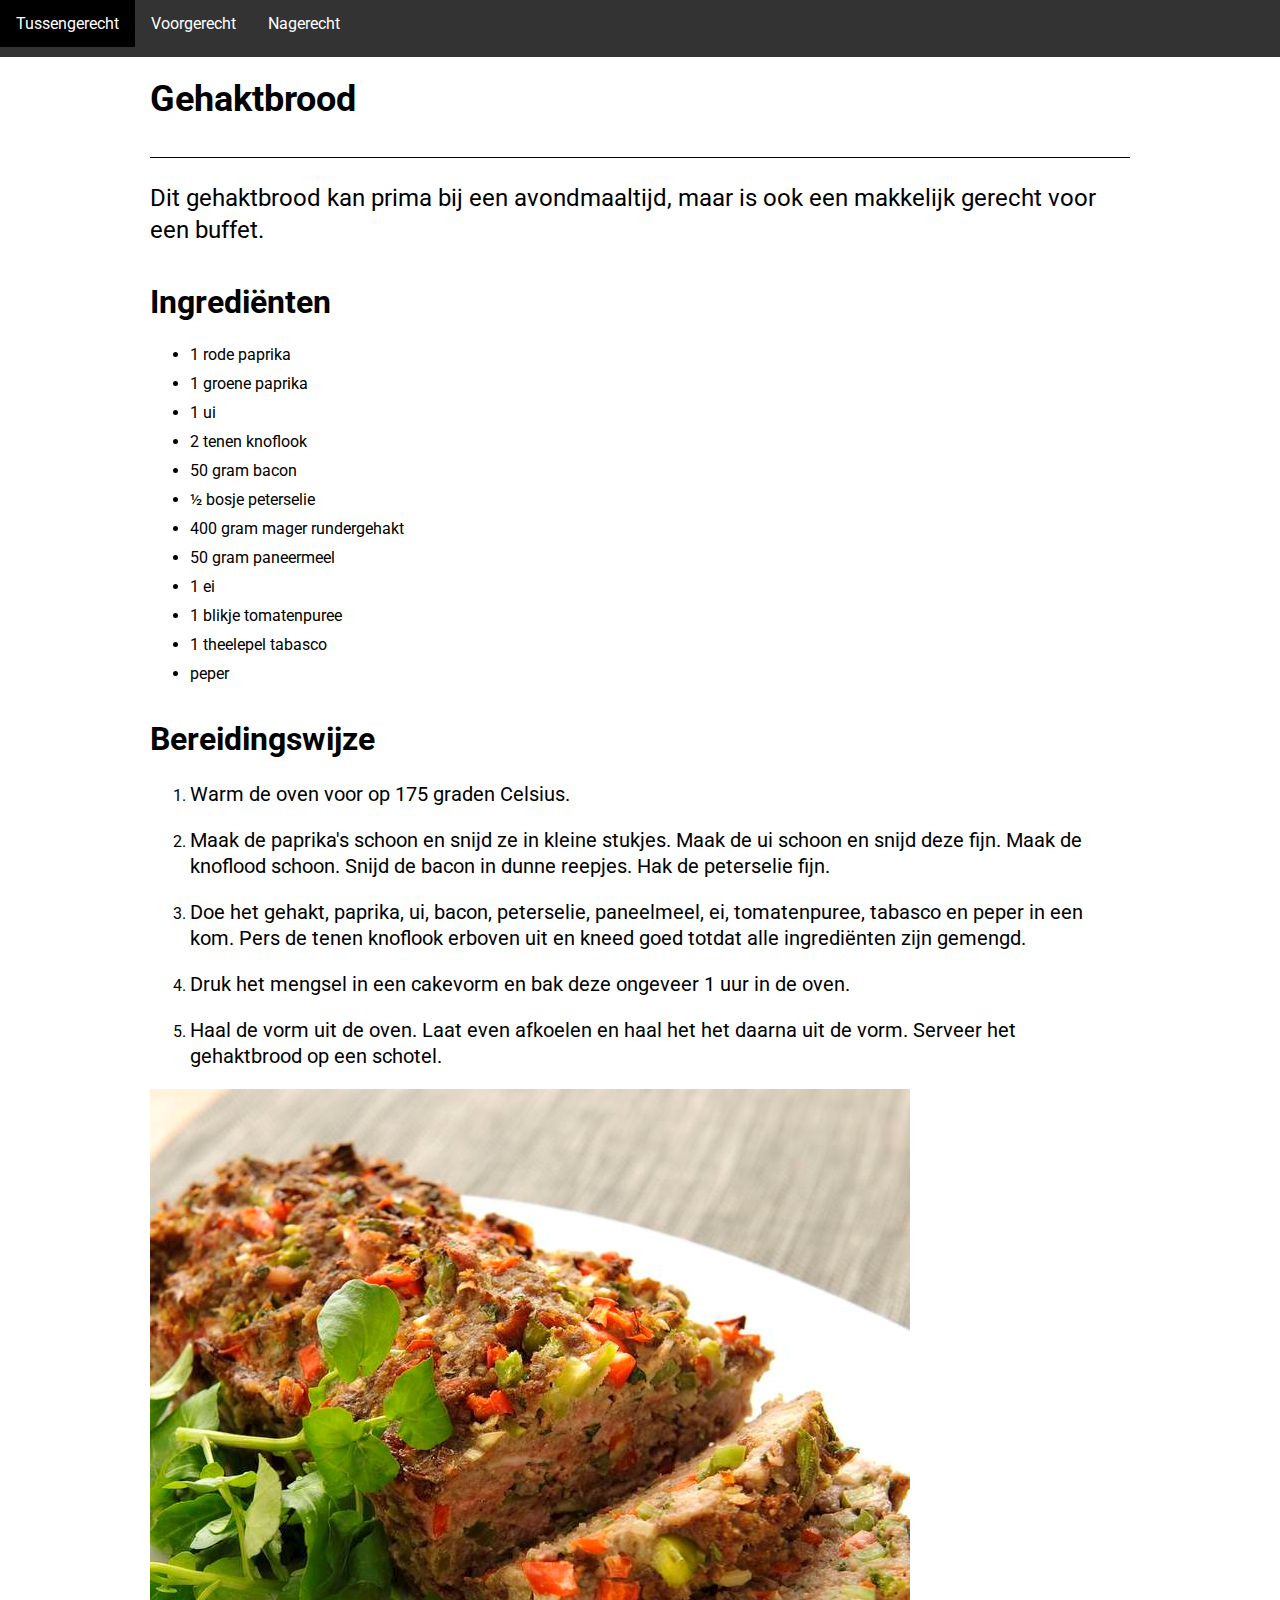
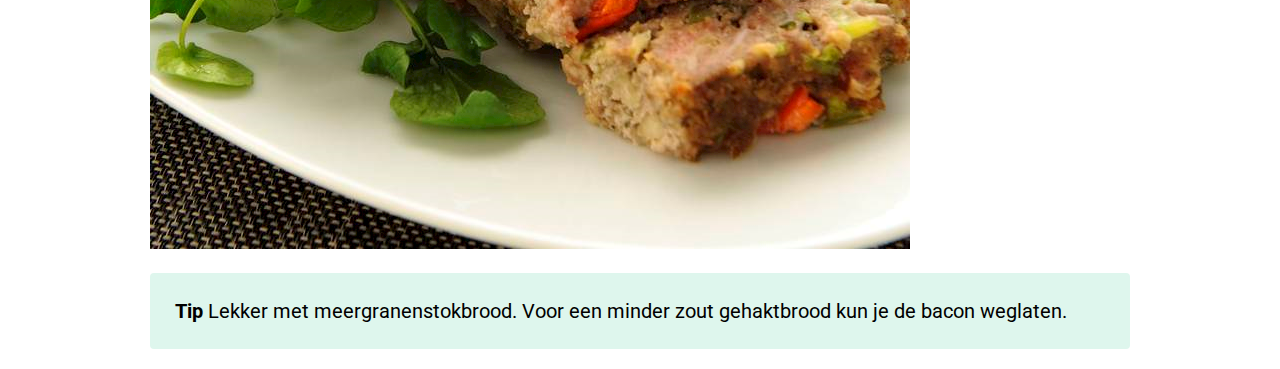
<file: index.html>
<!DOCTYPE html>
<html>
  <head>
    <meta charset="utf-8">
    <link rel="stylesheet" href="css/index.css">
    <link href="https://fonts.googleapis.com/css?family=Roboto" rel="stylesheet">
    <title>Gehaktbrood</title>
  </head>
  <body>
    <ul id="navbar">
      <li id="nav"><a href="index.html" class="active">Tussengerecht</a></li>
      <li id="nav"><a href="voorgerecht.html">Voorgerecht</a></li>
      <li id="nav"><a href="nagerecht.html">Nagerecht</a></li>
    </ul>
    <div class="a">
      <h1>Gehaktbrood</h1>
      <p id="par">Dit gehaktbrood kan prima bij een avondmaaltijd, maar is ook een makkelijk gerecht voor een buffet.</p>
      <h2>Ingrediënten</h2>
      <ul>
        <li>1 rode paprika</li>
        <li>1 groene paprika</li>
        <li>1 ui</li>
        <li>2 tenen knoflook</li>
        <li>50 gram bacon</li>
        <li>½ bosje peterselie</li>
        <li>400 gram mager rundergehakt</li>
        <li>50 gram paneermeel</li>
        <li>1 ei</li>
        <li>1 blikje tomatenpuree</li>
        <li>1 theelepel tabasco</li>
        <li>peper</li>
      </ul>
      <h2>Bereidingswijze</h2>
      <ul id="bereid">
        <li><p>Warm de oven voor op 175 graden Celsius.</p></li>
        <li><p>Maak de paprika's schoon en snijd ze in kleine stukjes. Maak de  ui schoon en snijd deze fijn. Maak de knoflood schoon. Snijd de bacon in dunne reepjes. Hak de peterselie fijn.</p></li>
        <li><p>Doe het gehakt, paprika, ui, bacon, peterselie, paneelmeel, ei, tomatenpuree, tabasco en peper in een kom. Pers de tenen knoflook erboven uit en kneed goed totdat alle ingrediënten zijn gemengd.</p></li>
        <li><p>Druk het mengsel in een cakevorm en bak deze ongeveer 1 uur in de oven.</p></li>
        <li><p>Haal de vorm uit de oven. Laat even afkoelen en haal het het daarna uit de vorm. Serveer het gehaktbrood op een schotel.</p></li>
      </ul>
      <img src="img/gehaktbrood.jpg" alt="gehaktbrood">
      <p id="tip"><b>Tip</b> Lekker met meergranenstokbrood. Voor een minder zout gehaktbrood kun je de bacon weglaten.</p>
    </div>
  </body>
</html>
</file>
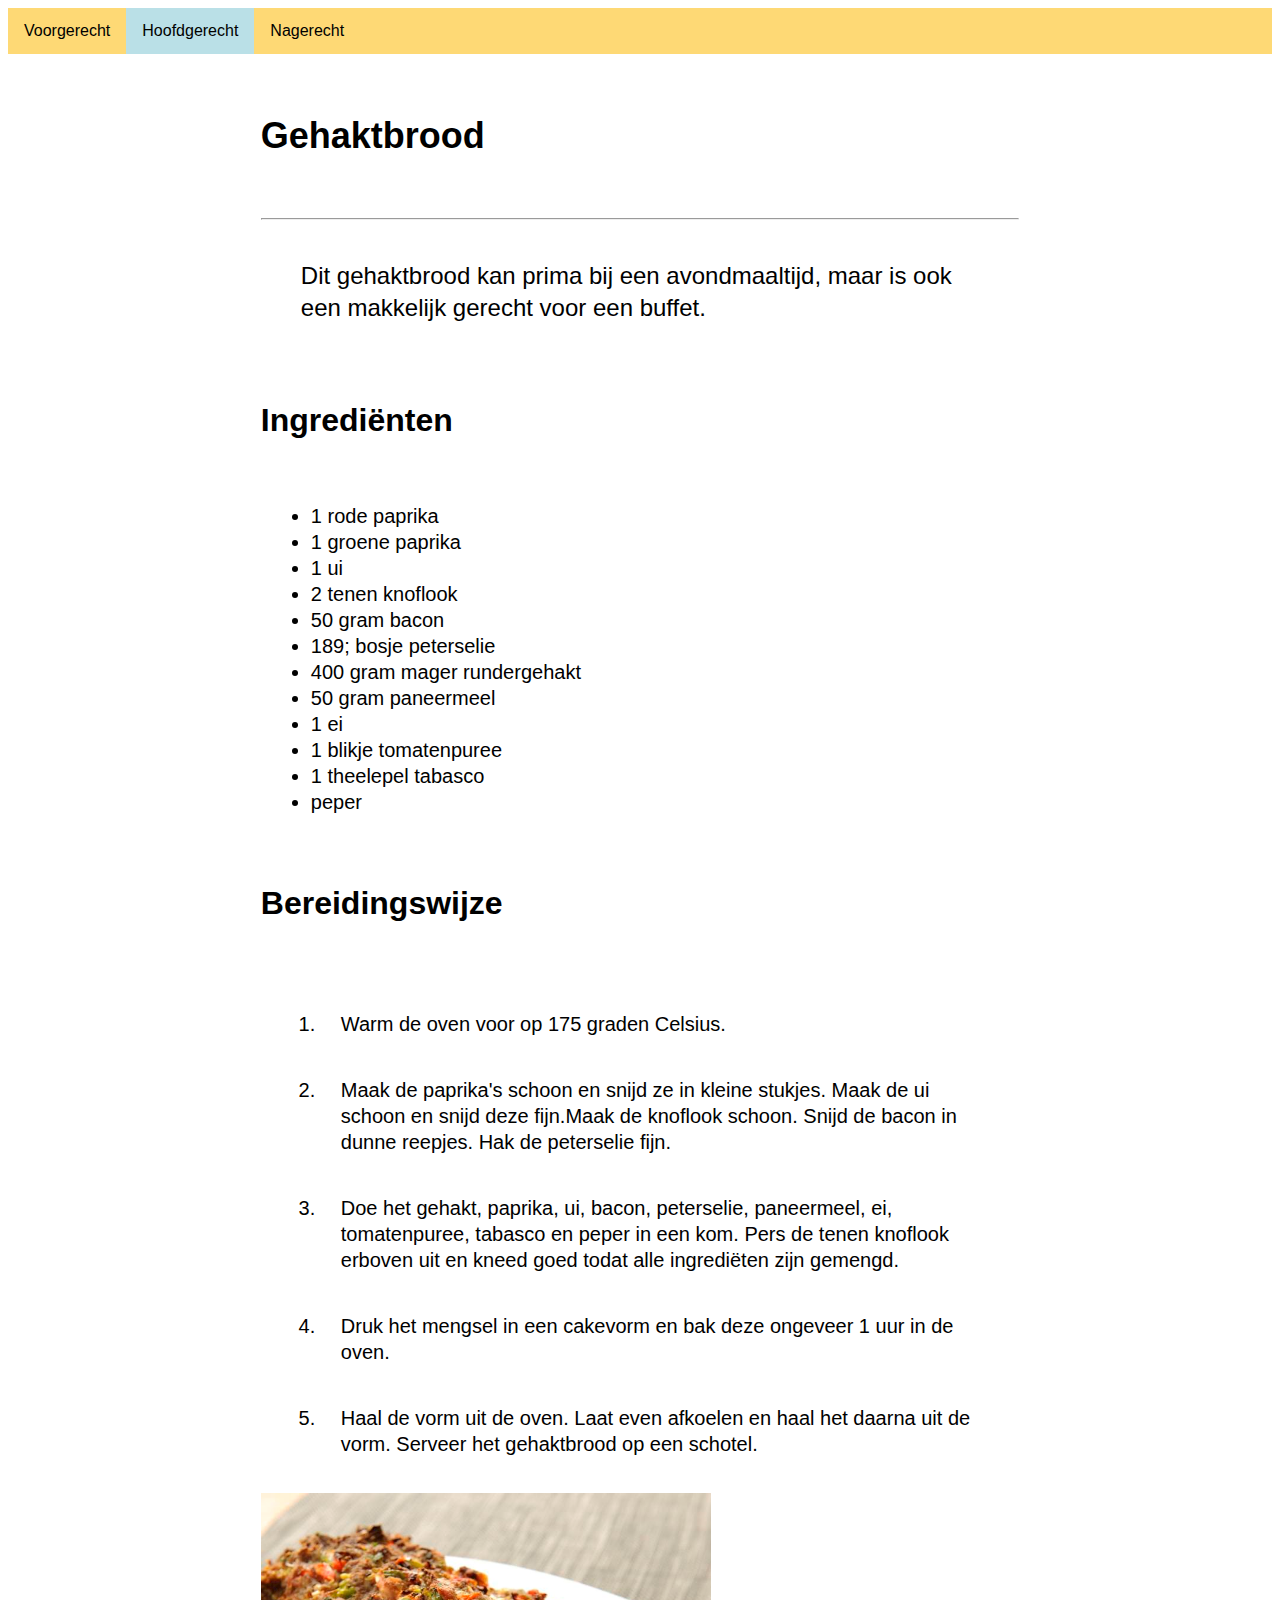
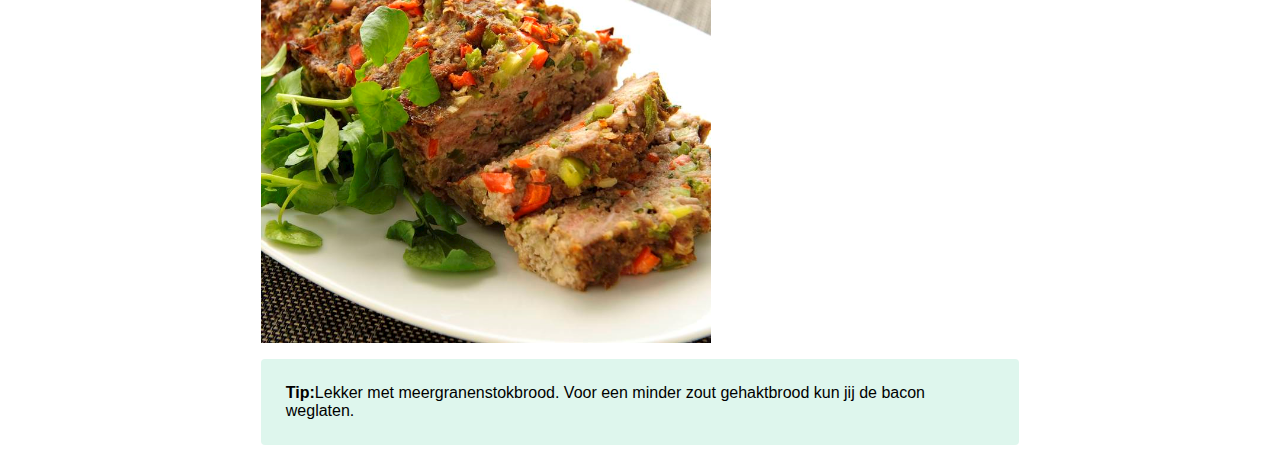
<file: gehaktbrood.html>
<html>
<head>
	<title>Gehaktbrood</title>
	<meta charset="utf-8">
	<link rel="stylesheet" type="text/css" href="css/style.css">
</head>
<body>

	 <ul class="navul">
  		<li><a href="voorgerecht.html">Voorgerecht</a></li>
 	 	<li><a class="active" href="gehaktbrood.html">Hoofdgerecht</a></li>
 		<li><a href="nagerecht.html">Nagerecht</a></li>
	</ul> 

	<div>
		<h1 id="maintitle">Gehaktbrood</h1>

		<hr>

		<p id="p1">Dit gehaktbrood kan prima bij een avondmaaltijd, maar is ook een makkelijk gerecht voor een buffet.</p>

		<h2 class="title">Ingrediënten</h2>

		<ul class="ingr">
			<li> 1 rode paprika</li>
			<li> 1 groene paprika</li>
			<li> 1 ui</li>
			<li> 2 tenen knoflook</li>
			<li> 50 gram bacon</li>
			<li> 189; bosje peterselie</li>
			<li> 400 gram mager rundergehakt</li>
			<li> 50 gram paneermeel</li>
			<li> 1 ei</li>
			<li> 1 blikje tomatenpuree</li>
			<li> 1 theelepel tabasco</li>
			<li> peper</li>
		</ul>

		<h3 class="title">Bereidingswijze</h3>

		<ol class="bw">
			<li>Warm de oven voor op 175 graden Celsius.</li>
			<li>Maak de paprika's schoon en snijd ze in kleine stukjes. Maak de ui schoon en snijd deze fijn.Maak de knoflook schoon. Snijd de bacon in dunne reepjes. Hak de peterselie fijn.</li>
			<li>Doe het gehakt, paprika, ui, bacon, peterselie, paneermeel, ei, tomatenpuree, tabasco en peper in een kom. Pers de tenen knoflook erboven uit en kneed goed todat alle ingrediëten zijn gemengd.</li>
			<li>Druk het mengsel in een cakevorm en bak deze ongeveer 1 uur in de oven.</li>
			<li>Haal de vorm uit de oven. Laat even afkoelen en haal het daarna uit de vorm. Serveer het gehaktbrood op een schotel.</li>
		</ol>

		<img id="gehakt-img" src="img/gehaktbrood.jpg">

		<p id="tip"><span id="bolt">Tip:</span>Lekker met meergranenstokbrood. Voor een minder zout gehaktbrood kun jij de bacon weglaten. </p>
		
	</div>
</body>
</html>
</file>
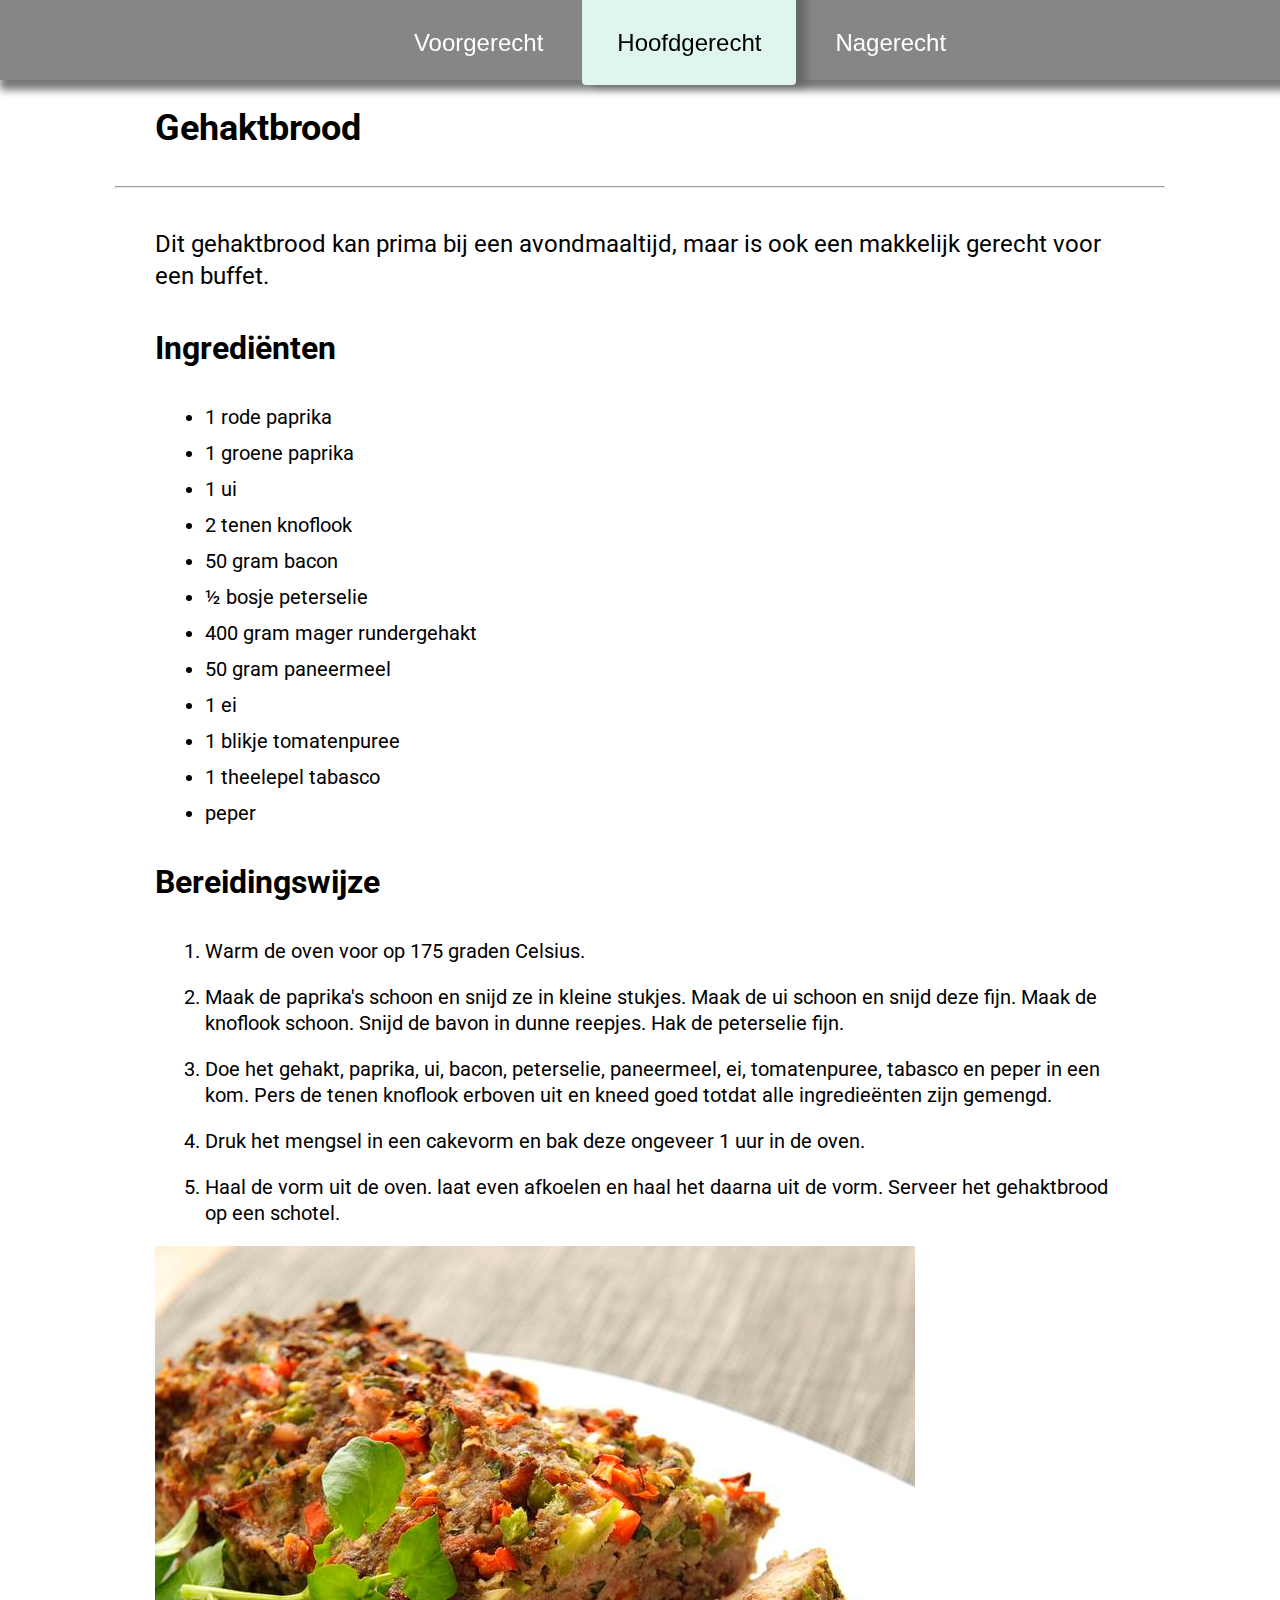
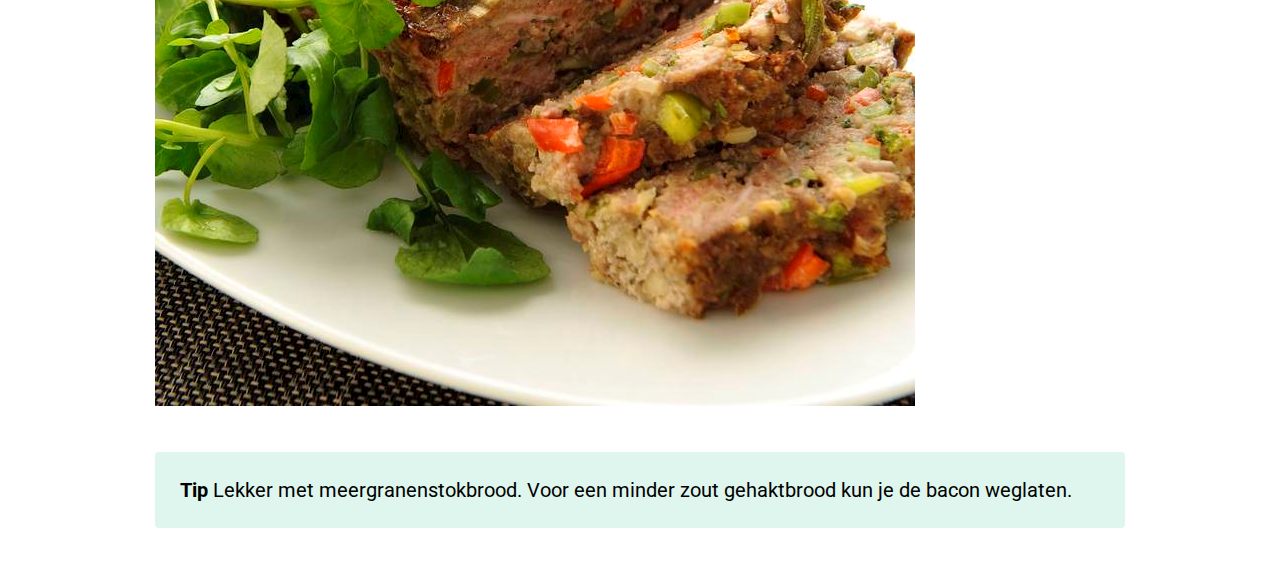
<file: hoofdgerecht.html>
<!DOCTYPE html>
<html lang="nl">
<head>
	<title>Gehaktbrood</title>
	<link rel="stylesheet" type="text/css" href="CSS/gerechten.css">
	<link href="https://fonts.googleapis.com/css?family=Roboto" rel="stylesheet">
</head>
<body>

<nav>
	<ul>
		<li><a href="voorgerecht.html">Voorgerecht</a></li>
		<li id="active"><a href="hoofdgerecht.html">Hoofdgerecht</a></li>
		<li><a href="nagerecht.html">Nagerecht</a></li>
	</ul>
</nav>

<div id="content">
	<h1> Gehaktbrood </h1>
	<hr />
	<p id="preface">Dit gehaktbrood kan prima bij een avondmaaltijd, maar is ook een makkelijk gerecht voor een buffet.</p>


	<h2>Ingredi&euml;nten</h2>
	<ul id="necessities">
		<li>1 rode paprika</li>
		<li>1 groene paprika</li>
		<li>1 ui</li>
		<li>2 tenen knoflook</li>
		<li>50 gram bacon</li>
		<li>&frac12; bosje peterselie</li>
		<li>400 gram mager rundergehakt</li>
		<li>50 gram paneermeel</li>
		<li>1 ei</li>
		<li>1 blikje tomatenpuree</li>
		<li>1 theelepel tabasco</li>
		<li>peper</li>
	</ul>

	<h2> Bereidingswijze </h2>
	<ol id="recipe">
		<li>Warm de oven voor op 175 graden Celsius.</li>
		<li>Maak de paprika's schoon en snijd ze in kleine stukjes. Maak de ui schoon en snijd deze fijn. Maak de knoflook schoon. Snijd de bavon in dunne reepjes. Hak de peterselie fijn.</li>
		<li>Doe het gehakt, paprika, ui, bacon, peterselie, paneermeel, ei, tomatenpuree, tabasco en peper in een kom. Pers de tenen knoflook erboven uit en kneed goed totdat alle ingredie&euml;nten zijn gemengd.</li>
		<li>Druk het mengsel in een cakevorm en bak deze ongeveer 1 uur in de oven.</li>
		<li>Haal de vorm uit de oven. laat even afkoelen en haal het daarna uit de vorm. Serveer het gehaktbrood op een schotel.</li>
	</ol>
	<img src="IMG/gehaktbrood.jpg" alt="" />
	<p id="footnote"><span id="tip">Tip</span> Lekker met meergranenstokbrood. Voor een minder zout gehaktbrood kun je de bacon weglaten.</p>
</div>
</body>
</html>
</file>
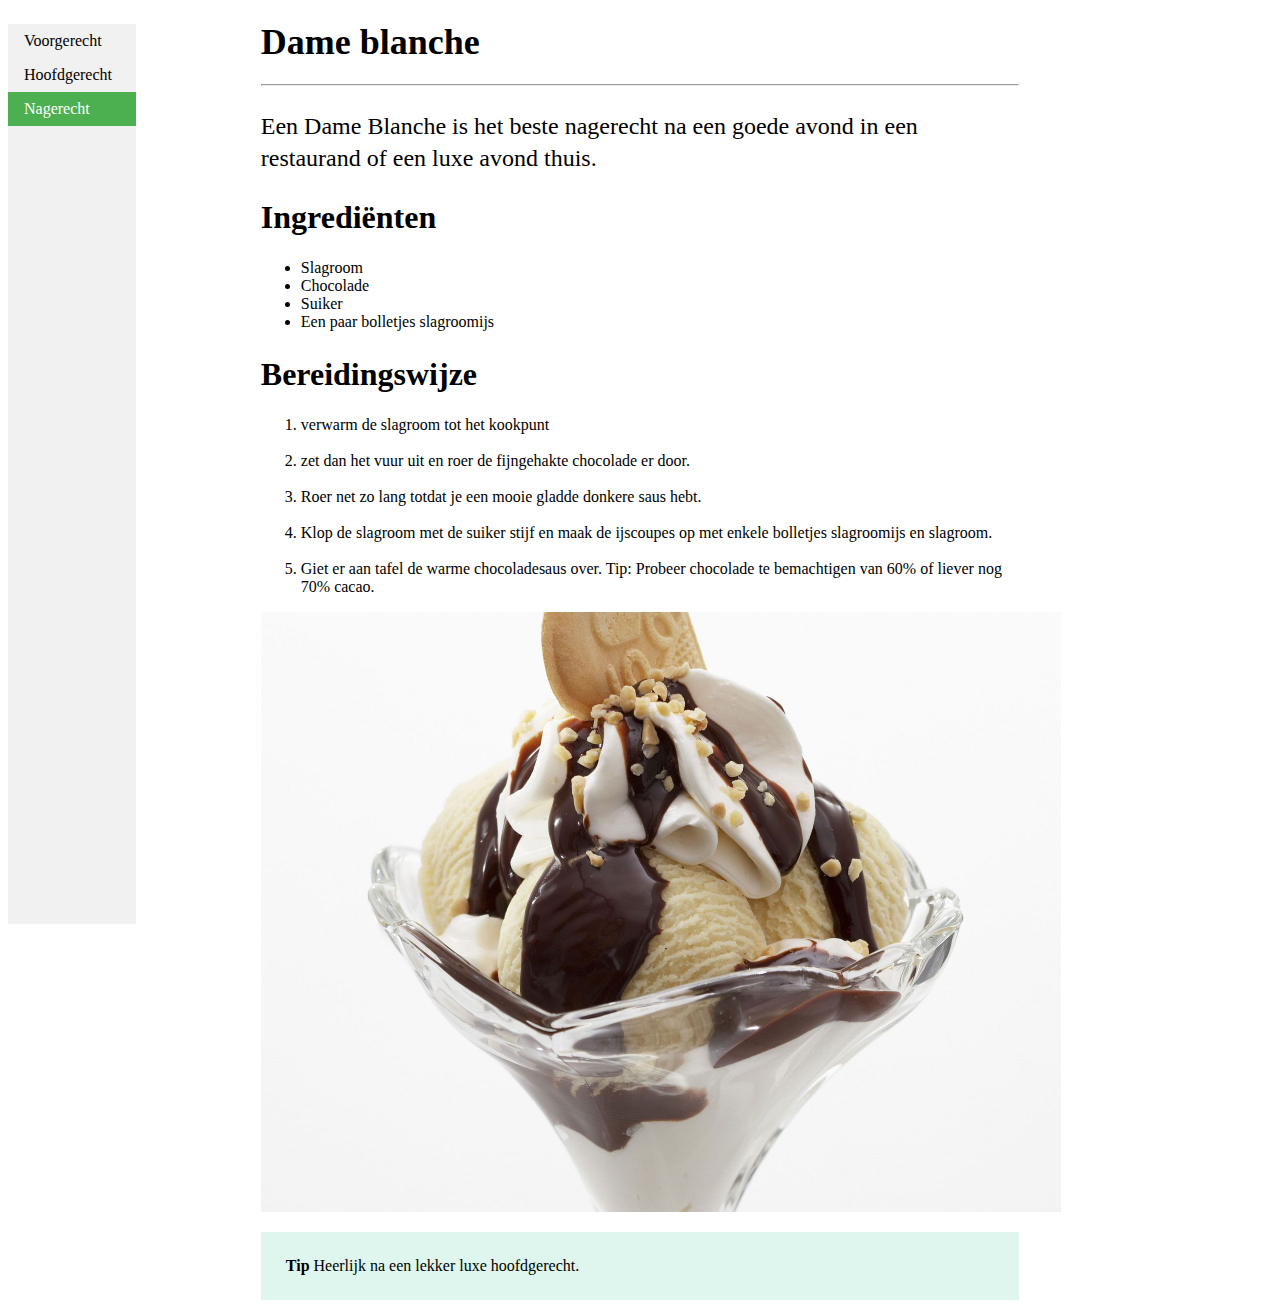
<file: Nagerecht.html>
<!DOCTYPE html>
<html lang="en">
<head>
	<title>Dame Blanche</title>
		<link rel="stylesheet" type="text/css" href="gehaktbrood.css">
		<meta charset="utf-8">
</head>
<body>
			<ul id="SideBar">
 			 	<li><a href="Voorgerecht.html">Voorgerecht</a></li>
			 	<li><a href="index.html">Hoofdgerecht</a></li>
 			 	<li><a class="active" href="Nagerecht.html">Nagerecht</a></li>
			</ul>
	<div class="center">
		<h1 class="MainHeader">Dame blanche</h1>
			<hr>
				<p class="Paragraph">
					Een Dame Blanche is het beste nagerecht na een goede avond in een restaurand of een luxe avond thuis.
				</p>
		<h2 class="Header">Ingrediënten</h2>
			<p class="ParagraphSecundair">
				<ul class="Ingrediënten">
					<li>Slagroom</li>
					<li>Chocolade</li>
					<li>Suiker</li>
					<li>Een paar bolletjes slagroomijs</li>
				</ul>
			</p>
		<h2 class="Header">Bereidingswijze</h2>
			<p class="ParagraphTertiair">
				<ol>
					<li>verwarm de slagroom tot het kookpunt</li><br>
					<li>zet dan het vuur uit en roer de fijngehakte chocolade er door.</li><br>			
					<li>Roer net zo lang totdat je een mooie gladde donkere saus hebt.</li><br>
					<li>Klop de slagroom met de suiker stijf en maak de ijscoupes op met enkele bolletjes slagroomijs en slagroom.</li><br>
					<li>Giet er aan tafel de warme chocoladesaus over. Tip: Probeer chocolade te bemachtigen van 60% of liever nog 70% cacao.</li>
				</ol>
			</p>
			<img src="DameBlanche.jpg" width="800" height="600" alt="Fail.jpg">
		<p class="DeTip"><b>Tip</b> Heerlijk na een lekker luxe hoofdgerecht.</p>
	</div>
</body>
</html>
</file>
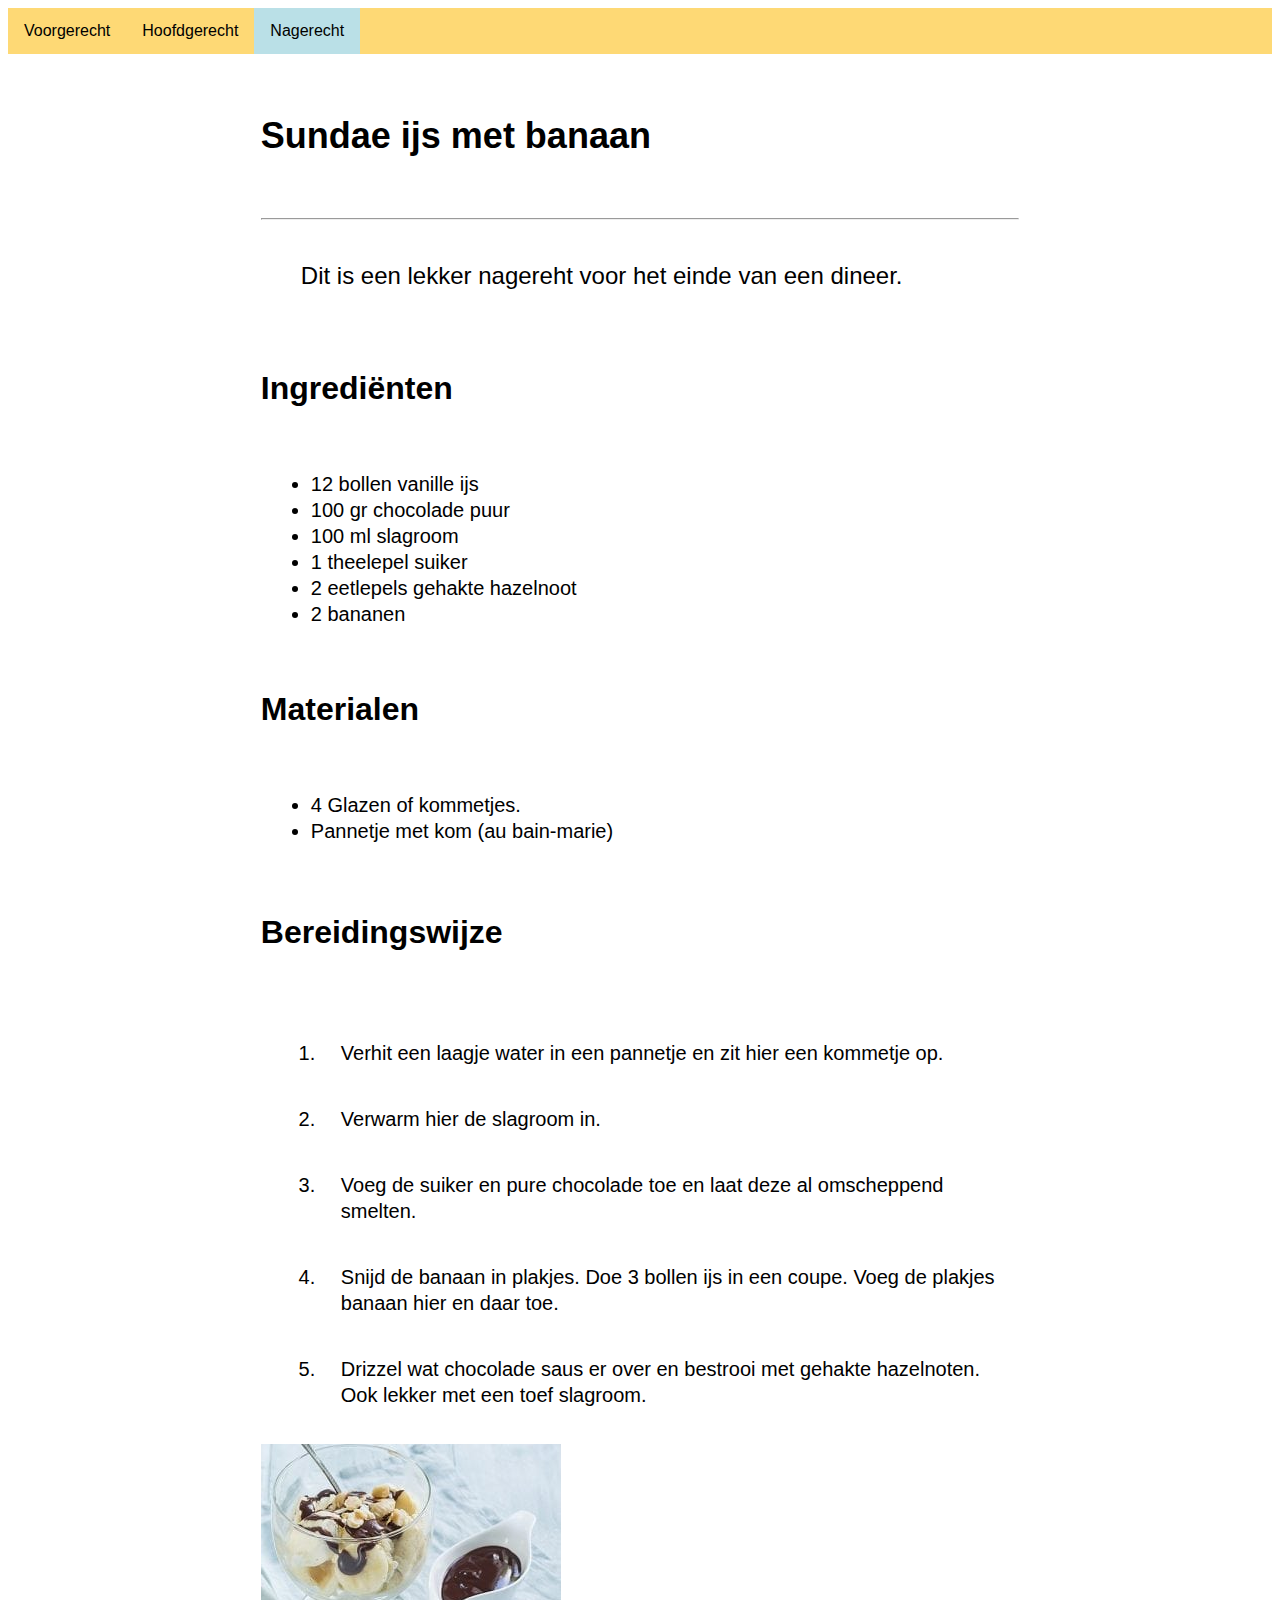
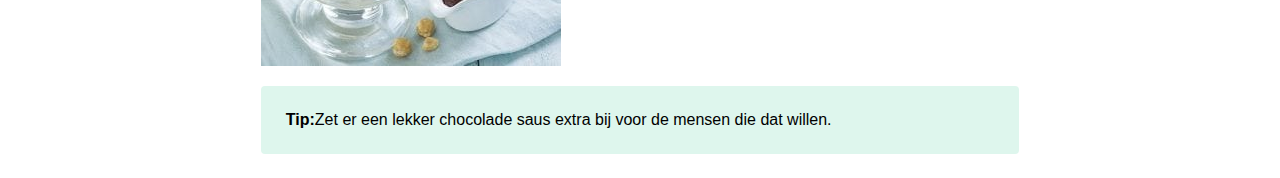
<file: nagerecht.html>
<!DOCTYPE html>
<html>
<head>
	<title>Nagerecht</title>
	<meta charset="utf-8">
	<link rel="stylesheet" type="text/css" href="css/style.css">
</head>
<body>

	 <ul class="navul">
  		<li><a href="voorgerecht.html">Voorgerecht</a></li>
 	 	<li><a href="gehaktbrood.html">Hoofdgerecht</a></li>
 		<li><a class="active" href="nagerecht.html">Nagerecht</a></li>
	</ul> 

	<div>
		<h1 id="maintitle">Sundae ijs met banaan</h1>
		
		<hr>

		<p id="p1">Dit is een lekker nagereht voor het einde van een dineer.</p>

		<h2 class="title">Ingrediënten</h2>

		<ul class="ingr">
			<li>12 bollen vanille ijs</li>
			<li>100 gr chocolade puur</li>
			<li>100 ml slagroom</li>
			<li>1 theelepel suiker</li>
			<li>2 eetlepels gehakte hazelnoot</li>
			<li>2 bananen</li>
		</ul>

		<h2 class="title">Materialen</h2>

		<ul class="ingr">
			<li>4 Glazen of kommetjes.</li>
			<li>Pannetje met kom (au bain-marie)</li>
		</ul>

		<h3 class="title">Bereidingswijze</h3>

		<ol class="bw">
			<li>Verhit een laagje water in een pannetje en zit hier een kommetje op.</li>
			<li>Verwarm hier de slagroom in.</li>
			<li>Voeg de suiker en pure chocolade toe en laat deze al omscheppend smelten.</li>
			<li>Snijd de banaan in plakjes. Doe 3 bollen ijs in een coupe. Voeg de plakjes banaan hier en daar toe.</li>
			<li>Drizzel wat chocolade saus er over en bestrooi met gehakte hazelnoten. Ook lekker met een toef slagroom.</li>
		</ol>

		<img src="img/Free_sundae_ijs-300x222.jpg">

		<p id="tip"><span id="bolt">Tip:</span>Zet er een lekker chocolade saus extra bij voor de mensen die dat willen.</p>
	</div>
</body>
</html>
</file>
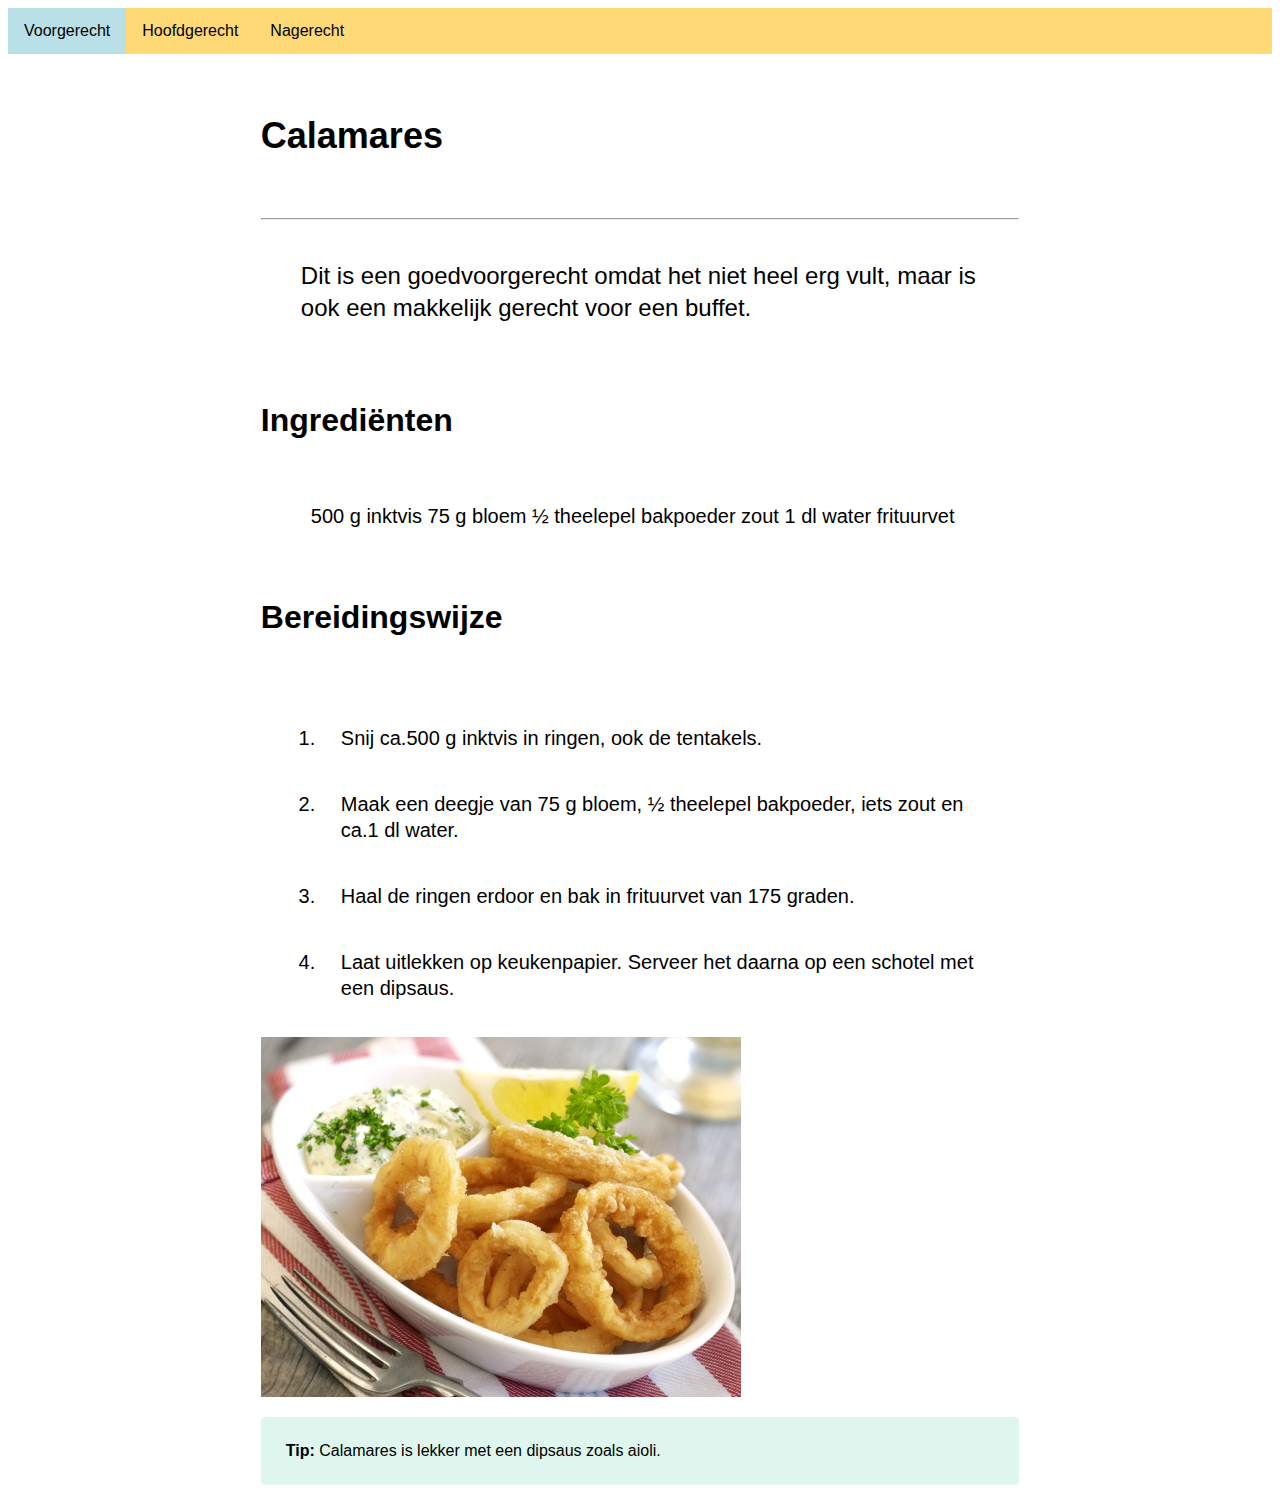
<file: voorgerecht.html>
<!DOCTYPE html>
<html>
<head>
	<title>Voorgerecht</title>
	<meta charset="utf-8">
	<link rel="stylesheet" type="text/css" href="css/style.css">
</head>
<body>

	 <ul class="navul">
  		<li><a class="active" href="voorgerecht.html">Voorgerecht</a></li>
 	 	<li><a href="gehaktbrood.html">Hoofdgerecht</a></li>
 		<li><a href="nagerecht.html">Nagerecht</a></li>
	</ul> 

	<div>
		<h1 id="maintitle">Calamares</h1>
		
		<hr>

		<p id="p1">Dit is een goedvoorgerecht omdat het niet heel erg vult, maar is ook een makkelijk gerecht voor een buffet.</p>

		<h2 class="title">Ingrediënten</h2>

		<ul class="ingr">
			<li">500 g inktvis</li>
			<li">75 g bloem</li>
			<li">&#189; theelepel bakpoeder</li>
			<li">zout</li>
			<li">1 dl water</li>
			<li">frituurvet</li>
		</ul>

		<h3 class="title">Bereidingswijze</h3>

		<ol class="bw">
			<li>Snij ca.500 g inktvis in ringen, ook de tentakels.</li>
			<li>Maak een deegje van 75 g bloem, &#189; theelepel bakpoeder, iets zout en ca.1 dl water.</li>
			<li>Haal de ringen erdoor en bak in frituurvet van 175 graden. </li>
			<li>Laat uitlekken op keukenpapier. Serveer het daarna op een schotel met een dipsaus.</li>
		</ol>

		<img src="img/7869.jpg">

		<p id="tip"><span id="bolt">Tip:</span> Calamares is lekker met een dipsaus zoals aioli. </p>

	</div>
</body>
</html>
</file>
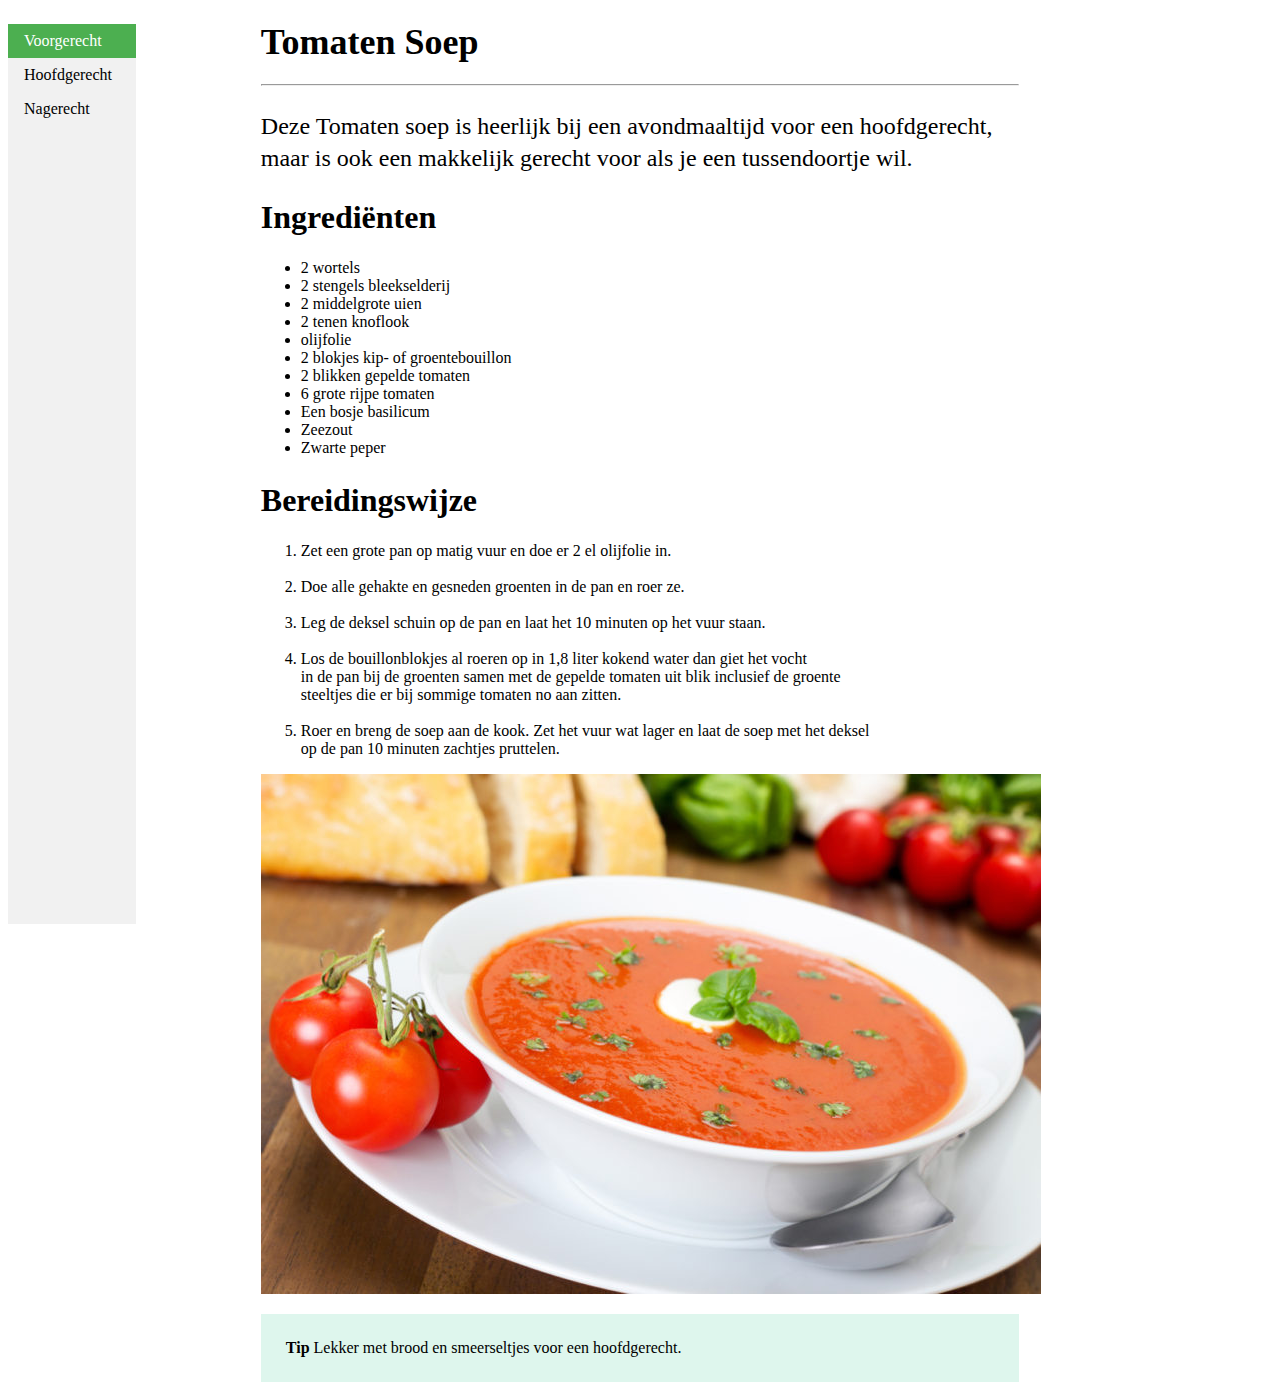
<file: Voorgerecht.html>
<!DOCTYPE html>
<html lang="en">
<head>
	<title>Tomaten soep</title>
		<link rel="stylesheet" type="text/css" href="gehaktbrood.css">
		<meta charset="utf-8">
</head>
<body>
			<ul id="SideBar">
 			 	<li><a class="active" href="Voorgerecht.html">Voorgerecht</a></li>
			 	<li><a href="index.html">Hoofdgerecht</a></li>
 			 	<li><a href="Nagerecht.html">Nagerecht</a></li>
			</ul>
	<div class="center">
		<h1 class="MainHeader">Tomaten Soep</h1>
			<hr>
				<p class="Paragraph">
				Deze Tomaten soep is heerlijk bij een avondmaaltijd voor een hoofdgerecht, maar is ook een makkelijk gerecht voor als je een tussendoortje wil.
				</p>
		<h2 class="Header">Ingrediënten</h2>
			<p class="ParagraphSecundair">
				<ul class="Ingrediënten">
					<li>2 wortels</li>
					<li>2 stengels bleekselderij</li>
					<li>2 middelgrote uien</li>
					<li>2 tenen knoflook</li>
					<li>olijfolie</li>
					<li>2 blokjes kip- of groentebouillon</li>
					<li>2 blikken gepelde tomaten</li>
					<li>6 grote rijpe tomaten</li>
					<li>Een bosje basilicum</li>
					<li>Zeezout</li>
					<li>Zwarte peper</li>
				</ul>
			</p>
		<h2 class="Header">Bereidingswijze</h2>
			<p class="ParagraphTertiair">
				<ol>
					<li>Zet een grote pan op matig vuur en doe er 2 el olijfolie in.</li><br>
					<li>Doe alle gehakte en gesneden groenten in de pan en roer ze.</li><br>				
					<li>Leg de deksel schuin op de pan en laat het 10 minuten op het vuur staan.</li><br>
					<li>Los de bouillonblokjes al roeren op in 1,8 liter kokend water dan giet het vocht<br> in de pan bij de groenten samen met de gepelde tomaten uit blik inclusief de groente<br> steeltjes die er bij sommige tomaten no aan zitten.</li><br>
					<li>Roer en breng de soep aan de kook. Zet het vuur wat lager en laat de soep met het deksel<br> op de pan 10 minuten zachtjes pruttelen.</li>
				</ol>
			</p>
			<img src="TomatenSoep.jpg" alt="Fail.jpg">
		<p class="DeTip"><b>Tip</b> Lekker met brood en smeerseltjes voor een hoofdgerecht.</p>
	</div>
</body>
</html>
</file>
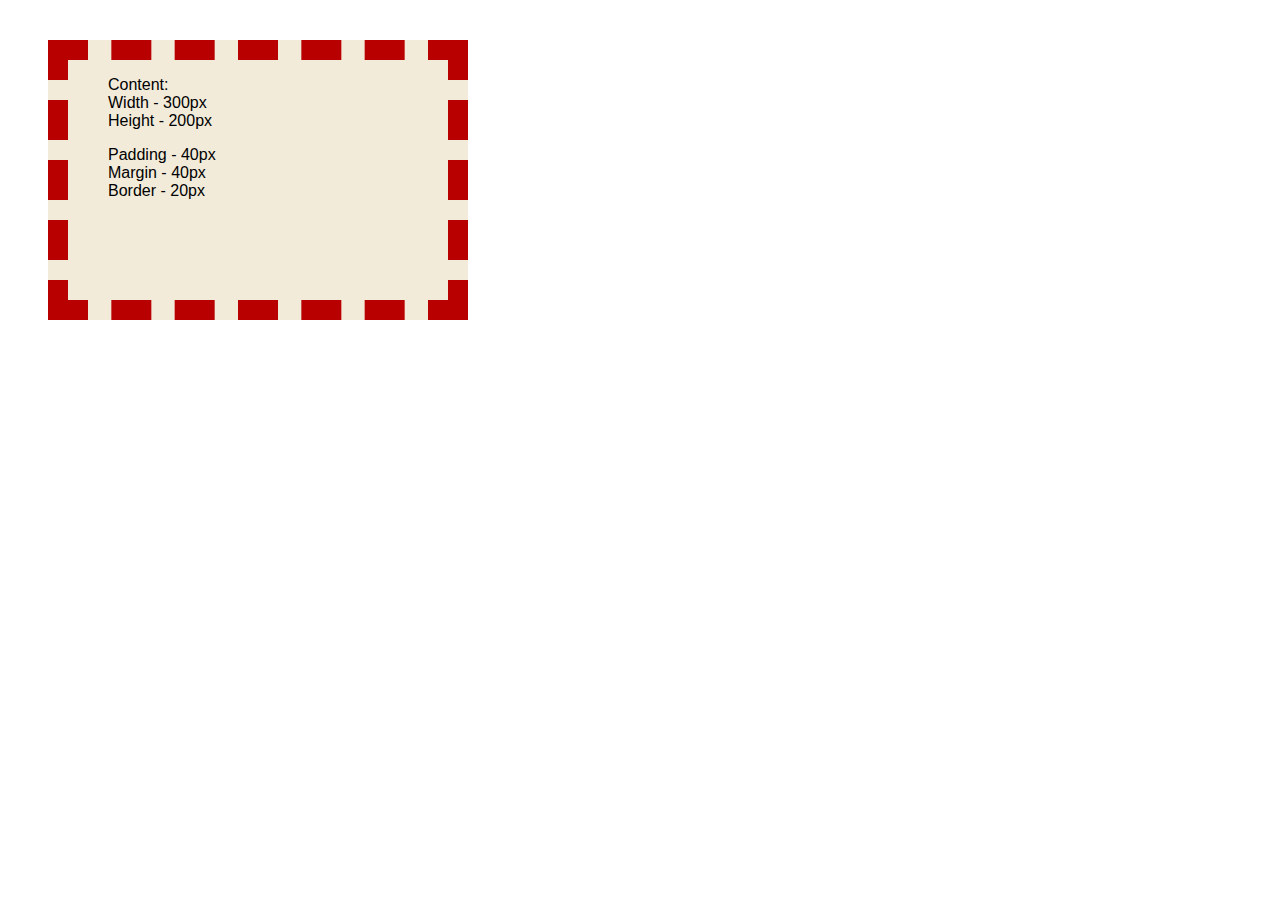
<file: Content in the box/HTML/Content in the box.html>
<!DOCTYPE html>
<html=nl>
<head>
	<title>Content in the box</title>
	<link rel="stylesheet" type="text/css" href="../CSS/Content in the box.css">
</head>
<body>
 	<div>
 		<p>
 			Content: <br>
 			Width - 300px <br>
 			Height - 200px <br>
 		</p>
 		<p>
 			Padding - 40px <br>
 			Margin - 40px <br>
 			Border - 20px <br>
 		</p>
 	</div>
</body>
</html>
</file>
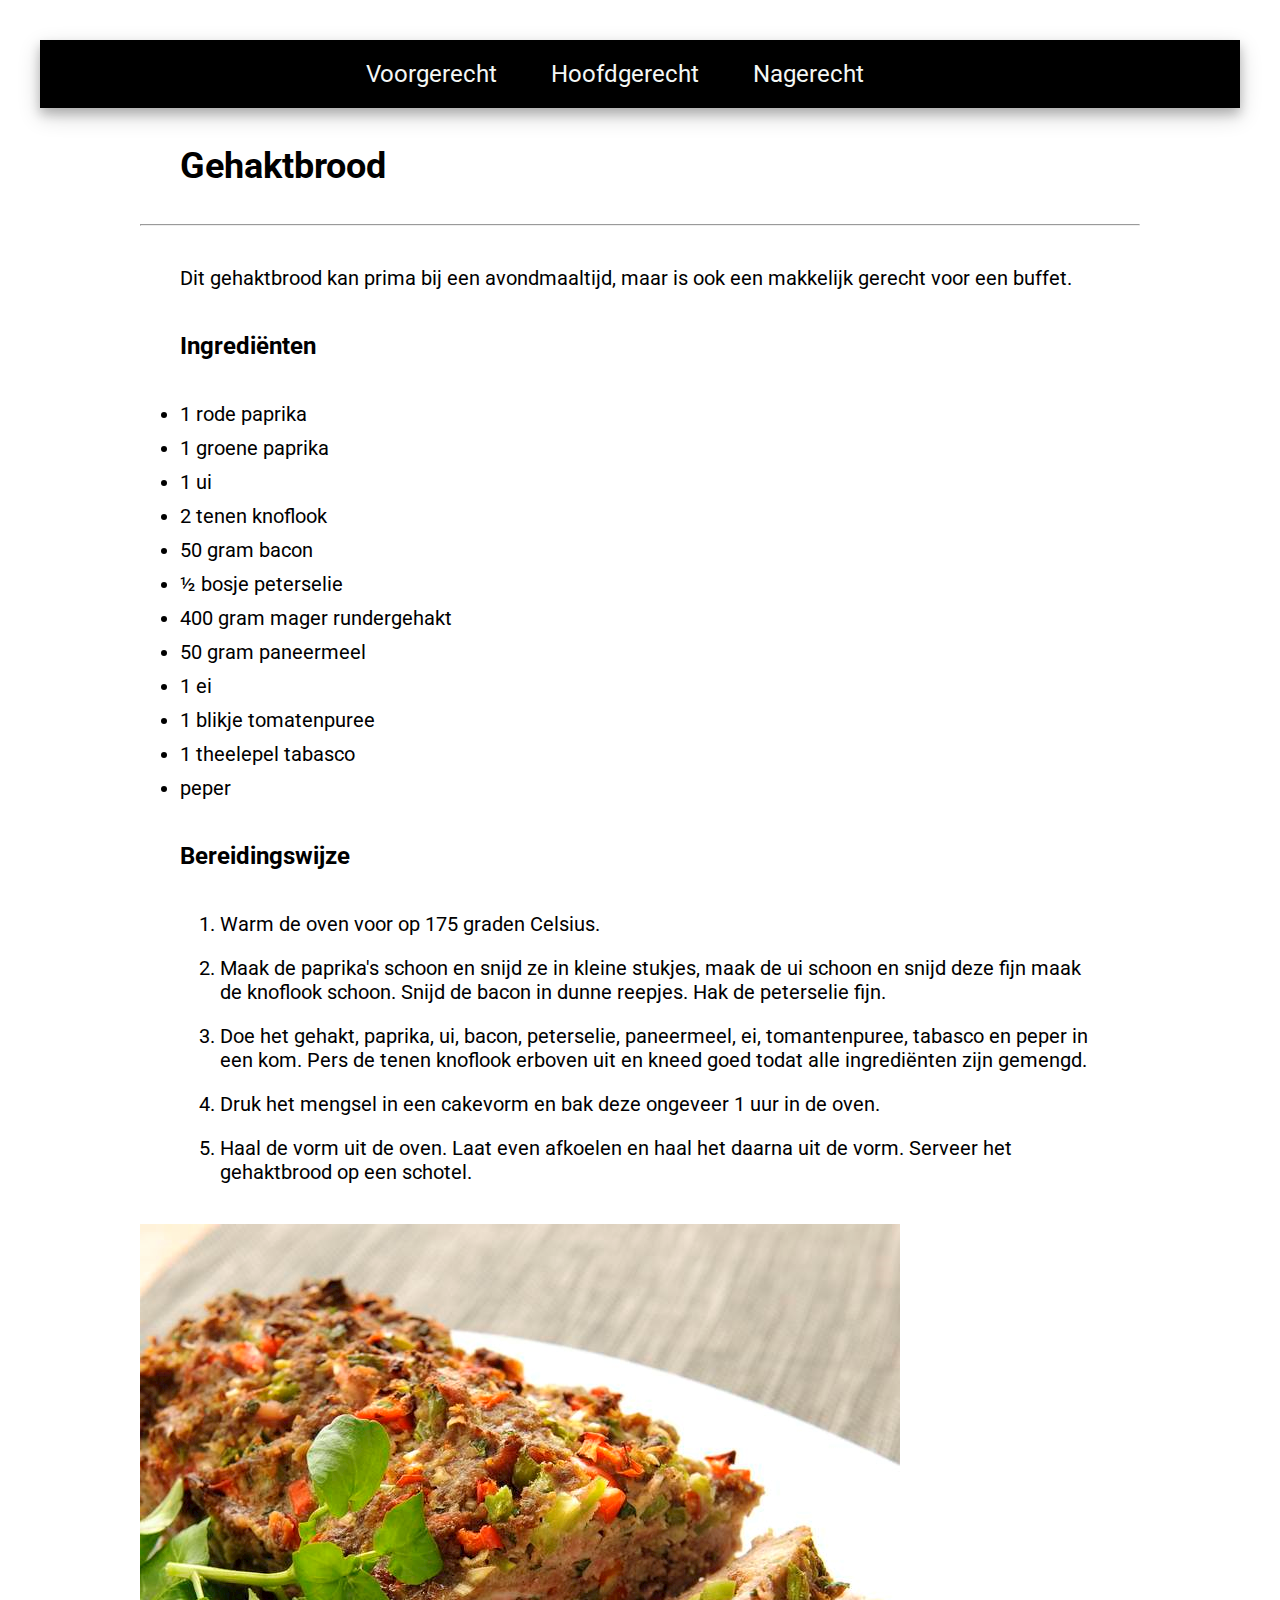
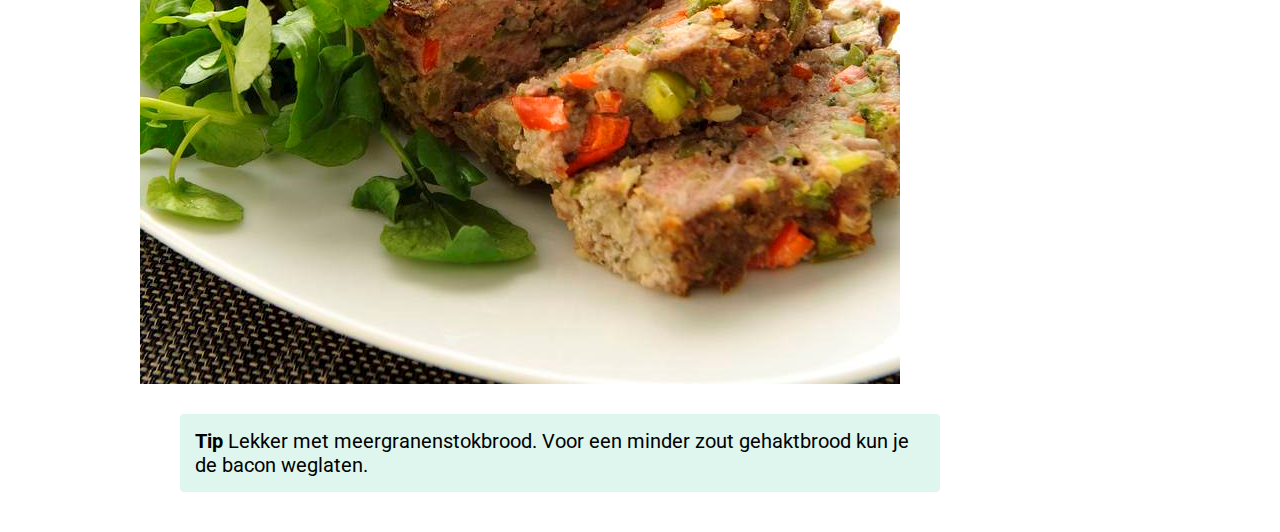
<file: Gehaktbrood/HTML/Hoofdgerecht.html>
<!DOCTYPE html>
<html lang=nl>
<head>
	<title>Gehaktbrood</title>
	<link rel="stylesheet" type="text/css" href="../CSS/Stylesheet.css">
	<link href="https://fonts.googleapis.com/css?family=Roboto" rel="stylesheet">
</head>
<body>
		<ul class="nav">
			<li><a href="Voorgerecht.html">Voorgerecht</a></li>
			<li><a href="Hoofdgerecht.html">Hoofdgerecht</a></li>
			<li><a href="Nagerecht.html">Nagerecht</a></li>
		</ul>
	<div>
		<h1>Gehaktbrood</h1><hr>
		<p>Dit gehaktbrood kan prima bij een avondmaaltijd, maar is ook een makkelijk gerecht voor een buffet.</p>
		<h2>Ingrediënten</h2>
		<ul>
			<li>1 rode paprika</li>
			<li>1 groene paprika</li>
			<li>1 ui</li>
			<li>2 tenen knoflook</li>
			<li>50 gram bacon</li>
			<li>½ bosje peterselie</li>
			<li>400 gram mager rundergehakt</li>
			<li>50 gram paneermeel</li>
			<li>1 ei</li>
			<li>1 blikje tomatenpuree</li>
			<li>1 theelepel tabasco</li>
			<li>peper</li>
		</ul>
		<h2>Bereidingswijze</h2>
		<ol>
			<li>Warm de oven voor op 175 graden Celsius.</li>
			<li>Maak de paprika's schoon en snijd ze in kleine stukjes, maak de ui schoon en snijd deze fijn maak de knoflook schoon. Snijd de bacon in dunne reepjes. Hak de peterselie fijn.</li>
			<li>Doe het gehakt, paprika, ui, bacon, peterselie, paneermeel, ei, tomantenpuree, tabasco en peper in een kom. Pers de tenen knoflook erboven uit en kneed goed todat alle ingrediënten zijn gemengd.</li>
			<li>Druk het mengsel in een cakevorm en bak deze ongeveer 1 uur in de oven.</li>
			<li>Haal de vorm uit de oven. Laat even afkoelen en haal het daarna uit de vorm. Serveer het gehaktbrood op een schotel.</li>
		</ol>
		<img src="../Images/gehaktbrood.jpg" alt="gehaktbrood">
		<p class="tip">
			<b>Tip</b> Lekker met meergranenstokbrood. Voor een minder zout gehaktbrood kun je de bacon weglaten.
		</p>
	</div>
</body>
</html>
</file>
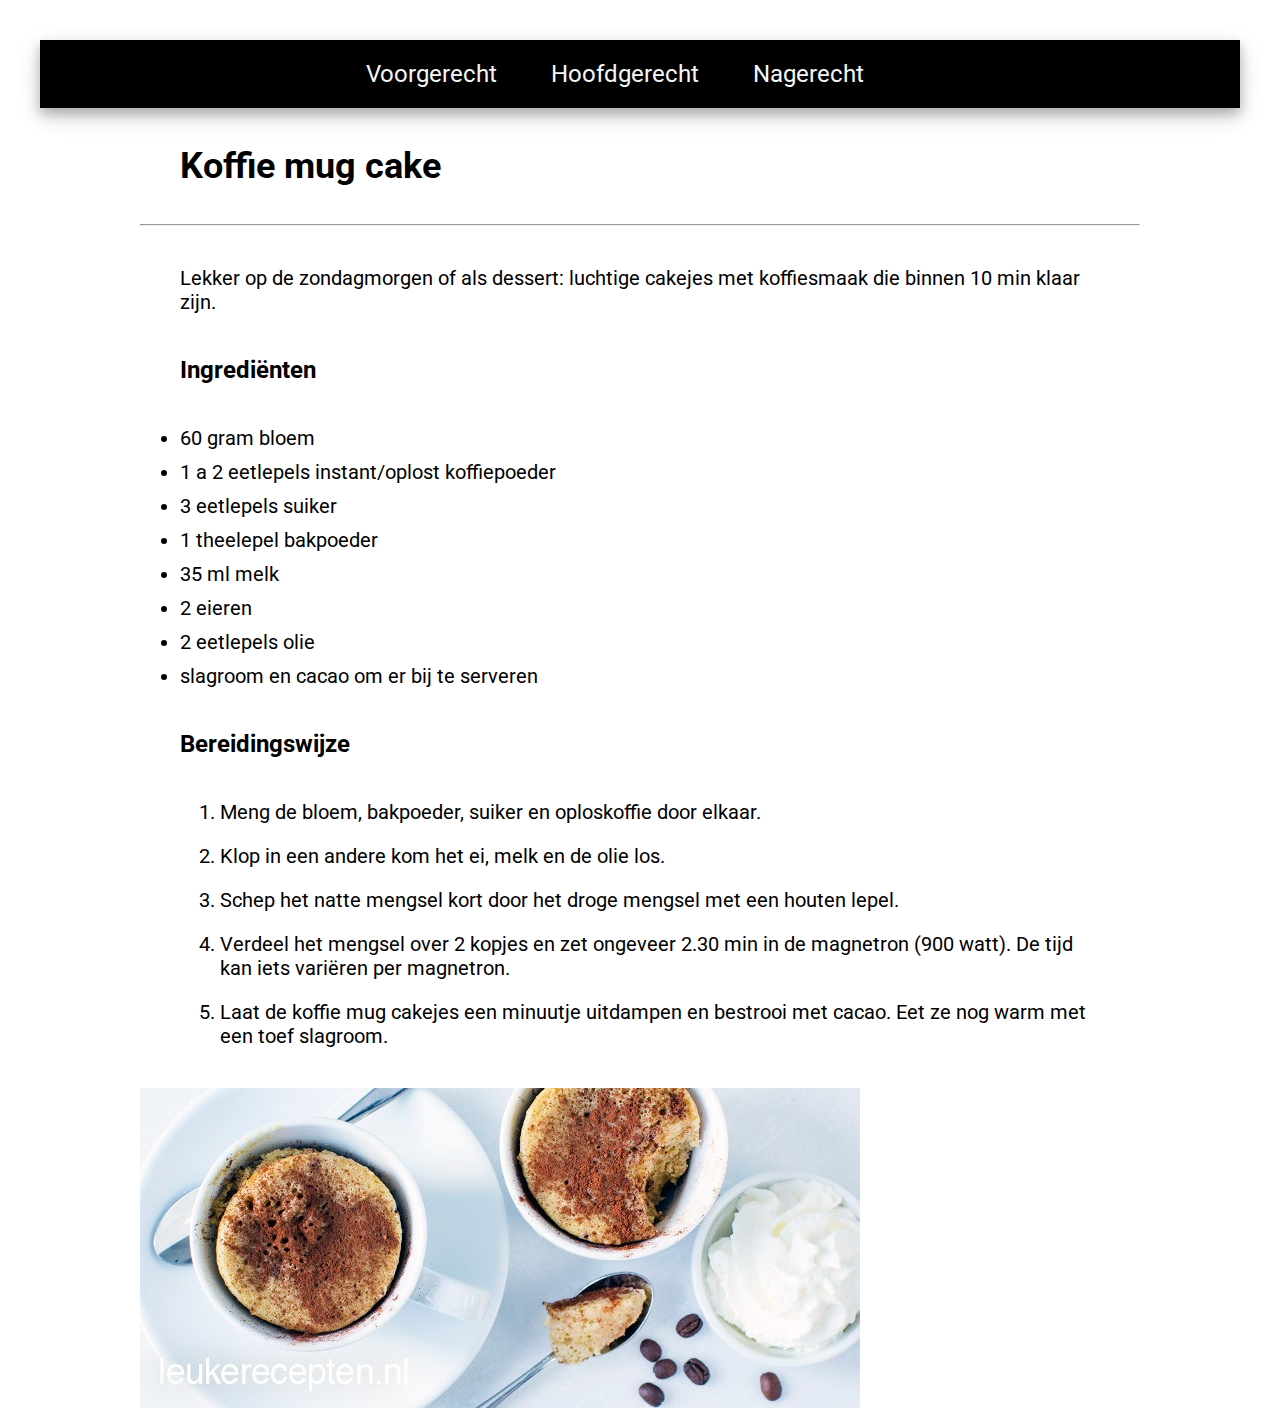
<file: Gehaktbrood/HTML/Nagerecht.html>
<!DOCTYPE html>
<html lang=nl>
<head>
	<title>Nagerecht</title>
	<link rel="stylesheet" type="text/css" href="../CSS/Stylesheet.css">
	<link href="https://fonts.googleapis.com/css?family=Roboto" rel="stylesheet">
	<meta charset="utf-8">	
</head>
<body>
	<ul class="nav">
		<li><a href="Voorgerecht.html">Voorgerecht</a></li>
		<li><a href="Hoofdgerecht.html">Hoofdgerecht</a></li>
		<li><a href="Nagerecht.html">Nagerecht</a></li>
	</ul>
	<div>
		<h1>Koffie mug cake</h1><hr>
		<p>Lekker op de zondagmorgen of als dessert: luchtige cakejes met koffiesmaak die binnen 10 min klaar zijn.</p>
		<h2>Ingrediënten</h2>
		<ul class="ingredienten">
			<li>60 gram bloem</li>
			<li>1 a 2 eetlepels instant/oplost koffiepoeder</li>
			<li>3 eetlepels suiker</li>
			<li>1 theelepel bakpoeder</li>
			<li>35 ml melk</li>
			<li>2 eieren</li>
			<li>2 eetlepels olie</li>
			<li>slagroom en cacao om er bij te serveren</li>
		</ul>
		<h2>Bereidingswijze</h2>
		<ol>
			<li>Meng de bloem, bakpoeder, suiker en oploskoffie door elkaar.</li>
			<li>Klop in een andere kom het ei, melk en de olie los.</li>
			<li>Schep het natte mengsel kort door het droge mengsel met een houten lepel.</li>
			<li>Verdeel het mengsel over 2 kopjes en zet ongeveer 2.30 min in de magnetron (900 watt). De tijd kan iets variëren per magnetron.</li>
			<li>Laat de koffie mug cakejes een minuutje uitdampen en bestrooi met cacao. Eet ze nog warm met een toef slagroom.</li>
		</ol>
		<img class="img" src="../Images/koffie-mug-cake.jpg" alt="koffie mug cake">
		</div>
</body>
</html>
</file>
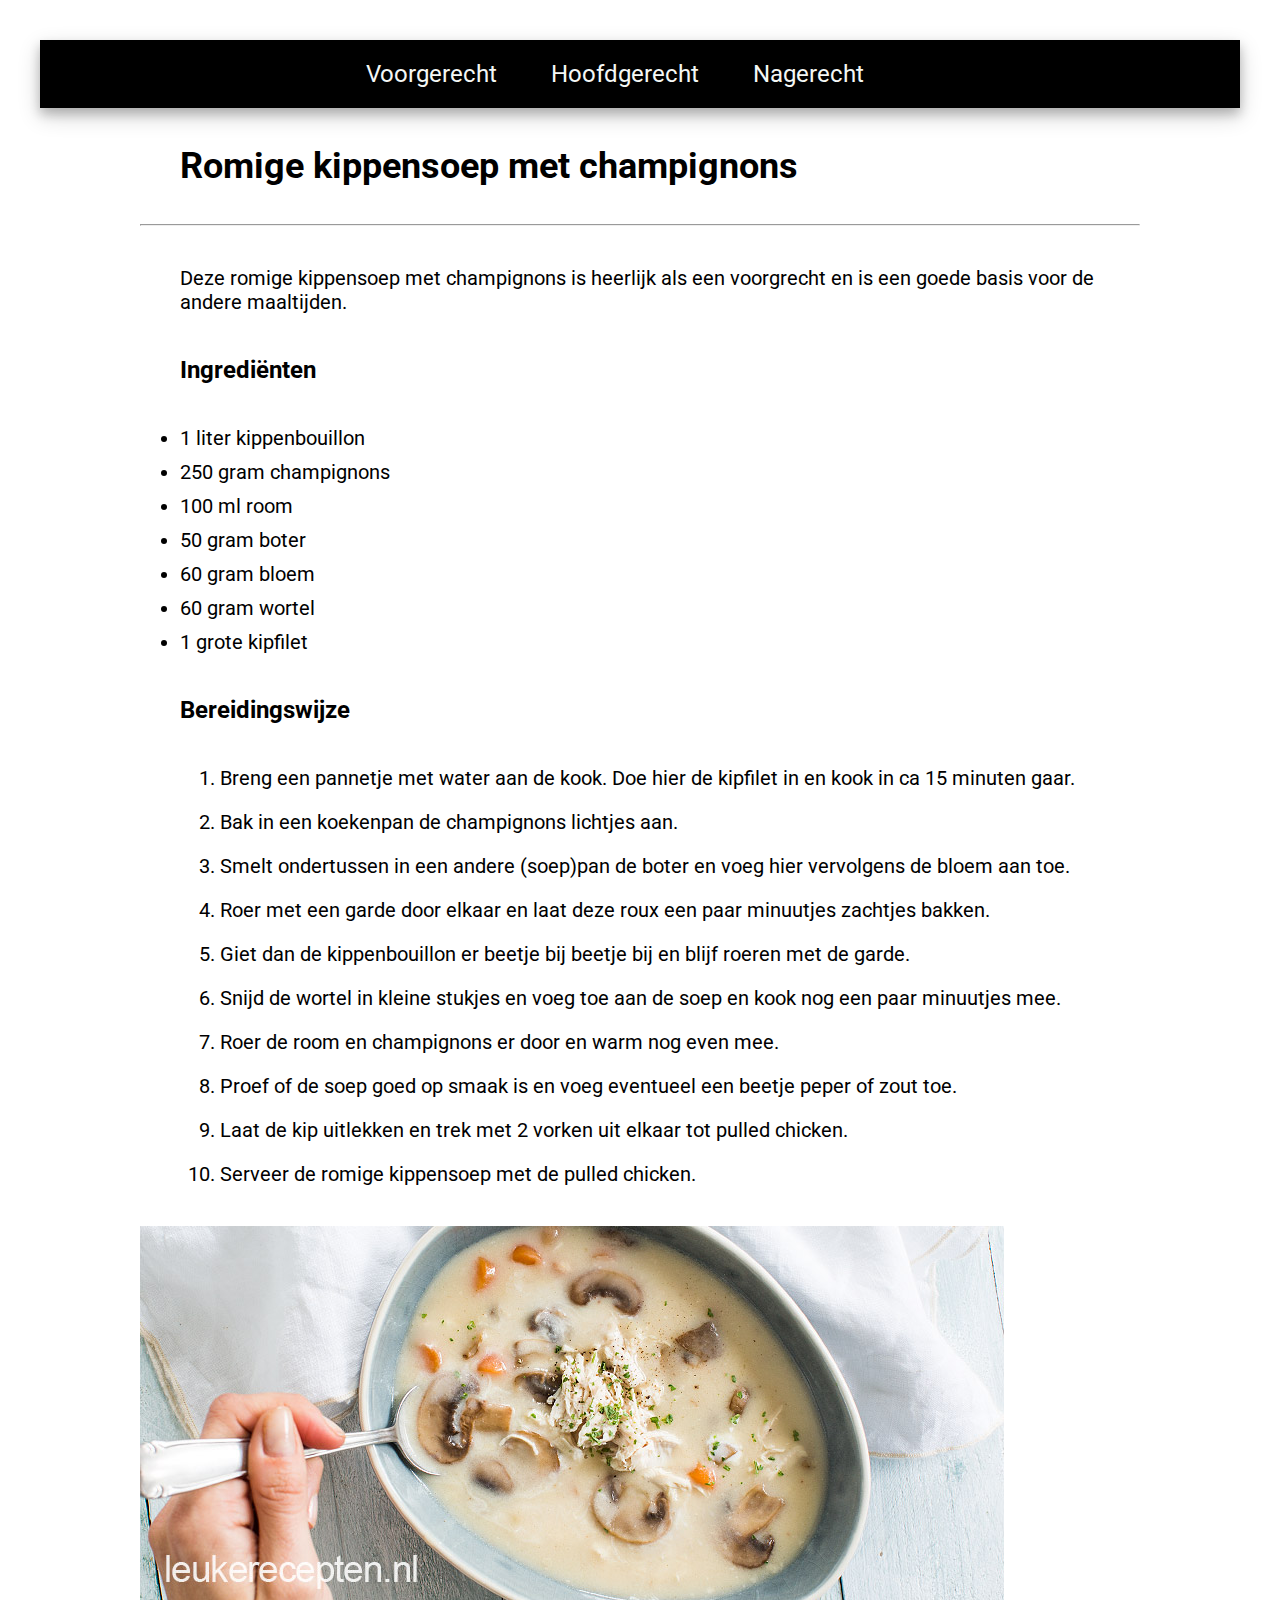
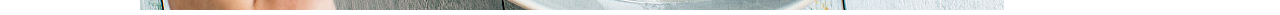
<file: Gehaktbrood/HTML/Voorgerecht.html>
<!DOCTYPE html>
<html lang=nl>
<head>
	<title>Voorgerecht</title>
	<link rel="stylesheet" type="text/css" href="../CSS/Stylesheet.css">
	<link href="https://fonts.googleapis.com/css?family=Roboto" rel="stylesheet">
	<meta charset="utf-8">
</head>
<body>
	<ul class="nav">
		<li><a href="Voorgerecht.html">Voorgerecht</a></li>
		<li><a href="Hoofdgerecht.html">Hoofdgerecht</a></li>
		<li><a href="Nagerecht.html">Nagerecht</a></li>
	</ul>
	<div>
		<h1>Romige kippensoep met champignons</h1><hr>
		<p>Deze romige kippensoep met champignons is heerlijk als een voorgrecht en is een goede basis voor de andere maaltijden.</p>
		<h2>Ingrediënten</h2>
		<ul class="ingredienten">
			<li>1 liter kippenbouillon</li>
			<li>250 gram champignons</li>
			<li>100 ml room</li>
			<li>50 gram boter</li>
			<li>60 gram bloem</li>
			<li>60 gram wortel</li>
			<li>1 grote kipfilet</li>
		</ul>
		<h2>Bereidingswijze</h2>
		<ol>
			<li>Breng een pannetje met water aan de kook. Doe hier de kipfilet in en kook in ca 15 minuten gaar.</li>
			<li>Bak in een koekenpan de champignons lichtjes aan.</li>
			<li>Smelt ondertussen in een andere (soep)pan de boter en voeg hier vervolgens de bloem aan toe.</li>
			<li>Roer met een garde door elkaar en laat deze roux een paar minuutjes zachtjes bakken.</li>
			<li>Giet dan de kippenbouillon er beetje bij beetje bij en blijf roeren met de garde.</li>
			<li>Snijd de wortel in kleine stukjes en voeg toe aan de soep en kook nog een paar minuutjes mee.</li>
			<li>Roer de room en champignons er door en warm nog even mee.</li>
			<li>Proef of de soep goed op smaak is en voeg eventueel een beetje peper of zout toe.</li>
			<li>Laat de kip uitlekken en trek met 2 vorken uit elkaar tot pulled chicken.</li>
			<li>Serveer de romige kippensoep met de pulled chicken.</li>
		</ol>
		<img class="img" src="../Images/champignon-kippensoep.jpg" alt="Kippensoep met champignons">				
		</div>
</body>
</html>
</file>
<file: css/index.css>
html {
  font-family: 'Roboto', sans-serif;

}

p {
  font-size: 20px;
  line-height: 26px;
}

h1 {
  font-size: 36px;
  line-height: 36px;
  padding-bottom: 40px;
  border-bottom: solid 1px black;
}

div.a {
  margin: 0 auto;
  width: 980px;
}

h2 {
  font-size: 32px;
  line-height: 32px;
  margin-top: 40px;
}

p#par {
  font-size: 24px;
  line-height: 32px;
}
p#tip {
  background-color: #def6ed;
  border-radius: 4px;
  padding: 25px;
}

li {
  margin-bottom: 10px;
}

ul#bereid {
  list-style-type: decimal;
}

ul#navbar {
    list-style-type: none;
    margin: 0;
    padding: 0;
    overflow: hidden;
    background-color: #333;
}
li#nav {
    float: left;
}

li#nav a {
    display: block;
    color: white;
    text-align: center;
    padding: 14px 16px;
    text-decoration: none;
}

li#nav a:hover:not(.active) {
    background-color: #111;
}

body {
  margin: 0px;
}

.active {
  background-color: black;
  cursor: default;
}
</file>
<file: css/style.css>
body{
	font-family: 'Roboto', sans-serif;
}
#maintitle{
	font-size: 36px;
	line-height: 36px;
	padding: 40px;
	margin-left: -40px;
}
.title{
	font-size: 32px;
	line-height: 32px;
	padding: 40px;
	margin-left: -40px;
}
#p1{
	font-size: 24px;
	line-height: 32px;
	margin: 40px;
}
div{
	align-content: center;
	margin: 0 auto;
	width: 60%
	
}
.ingr{
	margin: 10px;
	font-size: 20px;
	line-height: 26px;
}
.bw li{
	padding: 20px;
	font-size: 20px;
	line-height: 26px;
	margin-left: 20px;
}

#gehakt-img{
	height:450px; width:450px;
}
#tip{
	background-color: #def6ed;
	padding: 25px;
	border-radius: 4px;
}
.active {
    background-color: #bae0e7;
}
.navul{
    list-style-type: none;
    margin: 0;
    padding: 0;
    overflow: hidden;
    background-color: #fed975;
}
.navul li{
	float: left;
}
li a:hover{
    background-color: #84bcb7;
}
li a {
    display: block;
    color: black;
    text-align: center;
    padding: 14px 16px;
    text-decoration: none;
}
#bolt{
	font-weight: bold;
}
</file>
<file: CSS/gerechten.css>
nav ul {
	margin: 0; /*Nu bijft de bar aan de bovenkant, anders springt het naar beneden*/
	display: inline-block; /*Zorgt ervoor dat de opsomming achter elkaar komt (inline) maar het toch de eigenschappen behoud van een blok(breedte en hoogte aanpasbaar)*/
	text-align: center;
	list-style: none; /*Verwijderd de opsommingstekens*/
	background-color: #868686;
	width: 100%;
	height: 80px;
	position: fixed; /*Nu blijft de bar vast zitten aan de bovenkant. Met de postitie 0 aan links en top.*/
	top: 0; /*Er moet nog wel een positie toegewezen worden*/
	left: 0;
	box-shadow: 0 10px 8px #777777;
}

nav li {
	display: inline-block;
	border-right: 1px;
	padding: 20px;
}

nav li a {
	font-family: Arial, Helvetica, sans-serif;
	font-size: 24px;
	line-height: 25px;
	display: block; /*Ik wil van de link een blok maken zodat je op de blok kan klikken */
	padding: 10px 15px;
	text-decoration: none; /*Verwijderd de underlines*/
	color: white;
}

nav li a:hover {
	transition: 0.2s;
	border-radius: 4px;
	color: white;
	background-color: black;
	box-shadow: 10px 0px 8px #666666;
	padding: 40px 35px 30px;
	margin: -30px -20px;/*Omdat anders de blok, het element waar het in zit, te groot wordt. Het moet gelijk zijn*/
}

#active {
	background-color: #def6ed;
	border-radius: 4px;
	padding: 30px 20px 20px;
	margin: -10px 0; /*Omdat anders de blok, het element waar het in zit, te groot wordt. Het moet gelijk zijn*/
	box-shadow: 10px 0px 8px #666666;
}

#active a {
	color: black;
}

#active a:hover {
	color: white;
}

#content {
	font-family: 'Roboto', sans-serif;
	font-size: 20px;
	line-height: 26px;
	width: 1050px;
	margin: 0 auto;
}


h1 {
	font-size: 36px;
	line-height: 36px; 
	margin: 110px 40px 40px;
}


#preface {
	font-size: 24px;
	line-height: 32px;
	margin: 40px;
}

h2 {
	font-size:32px;
	line-height: 32px;
	margin: 40px;

}

ul#necessities { 
	list-style-type: disc; 
	margin: 40px;
}

ul#necessities li { 
	margin: 10px;
}

ol#recipe { /*50px want op de voorbeeld staan de cijfers gelijk  aan de opsomming er boven*/
	margin: 40px 50px 20px;
}

ol#recipe li { 
	margin: 20px 0 20px;
}

img {
	margin-left: 40px;
}

p#footnote {
	margin: 40px;
	background-color: #def6ed;
	border-radius: 4px;
	padding: 25px;
}

p#footnote #tip {
	font-weight: bold;
}
</file>
<file: gehaktbrood.css>
body{
	font-family: Roboto, ;
	background-color:solid white
}
hr{
	line-height: 40px;
}
.center{
	margin: 0 auto;
	width: 60%;
}
.HeightImage{
	line-height:40px;
}

.MainHeader{
	font-size: 36px;
	line-height: 36px;
}
.Header{
	font-size: 32px;
	line-height: 32px;
}
.Paragraph{
	font-size: 24px;
	line-height: 32px;
}
.ParagraphSecundair{
	font-size: 20px;
}
.ParagraphTertiair{
	font-size: 20px;
	line-height: 26px;	
}
.DeTip{
	background-color: #def6ed;
	padding: 25px;
}
#SideBar{
    list-style-type: none;
    margin: 0;
    padding: 0;
    width: 10%;
    background-color: #f1f1f1;
    position: fixed;
    height: 100%;
    overflow: left;
}
li a{
    display: block;
    color: #000;
    padding: 8px 16px;
    text-decoration: none;
}
li a.active{
    background-color: #4CAF50;
    color: white;
}
li a:hover:not(.active){
    background-color: #555;
    color: white;
}
</file>
<file: Content in the box/CSS/Content in the box.css>
div {
	font-family: arial;
	background-color: #F2EBDA;
	border: #B90000 dashed 20px;
	padding: 40px;
	padding-top: 0px;
	margin: 40px;
	width: 300px;
	height: 200px;
}
</file>
<file: Gehaktbrood/CSS/Stylesheet.css>
body, ul {
	padding: 0px;
	margin: 0px;
}

.nav {
	background-color: #000000;
	color: #F4F7F5;
	list-style: none;
	text-align: center;
	padding: 10px 0 20px 0; 
	box-shadow: 0 6px 10px 0 rgba(0, 0, 0, 0.2), 0 8px 22px 0 rgba(0, 0, 0, 0.19);
}

.nav li {
	display: inline-block; 
	padding-right: 50px;
}

.nav li a {
	text-decoration: none;
	font-family: 'Roboto', sans-serif;
	font-size: 24px; 
	color: #F4F7F5;
}


.nav li a:hover {
	background-color: #E8DDC2;
	padding-top: 20px;
	padding-bottom: 20px;
	padding-left: 27px;
	padding-right: 27px;
	margin-left: -27px;
	margin-right: -27px; 
} 

div {
	font-family: 'Roboto', sans-serif;
	font-size: 20px;
	margin: 0 auto;
	width: 1000px;
}

p {
	margin:40px; 
}

h1 {
	font-size: 36px;
	line-height: 36px;
	margin:40px; 
}

h2 {
	font-size: 24px;
	line-height: 32px;
	margin-top: 32px;
	margin:40px; 	
}

h3 {
	font-size: 32px;
	line-height: 32px;
	margin-top: 32px;	
	margin:40px; 
}

ul{
	margin:40px; 
}

ul li{
	margin-top: 10px;	
}

ol li{
	margin-top: 20px;
}

ol {
	margin:40px; 
}

.tip {
	background-color: #def6ed;
	padding: 15px;
	border-radius: 4px;
	margin-top: 25px;
	width: 730px;
}
</file>
